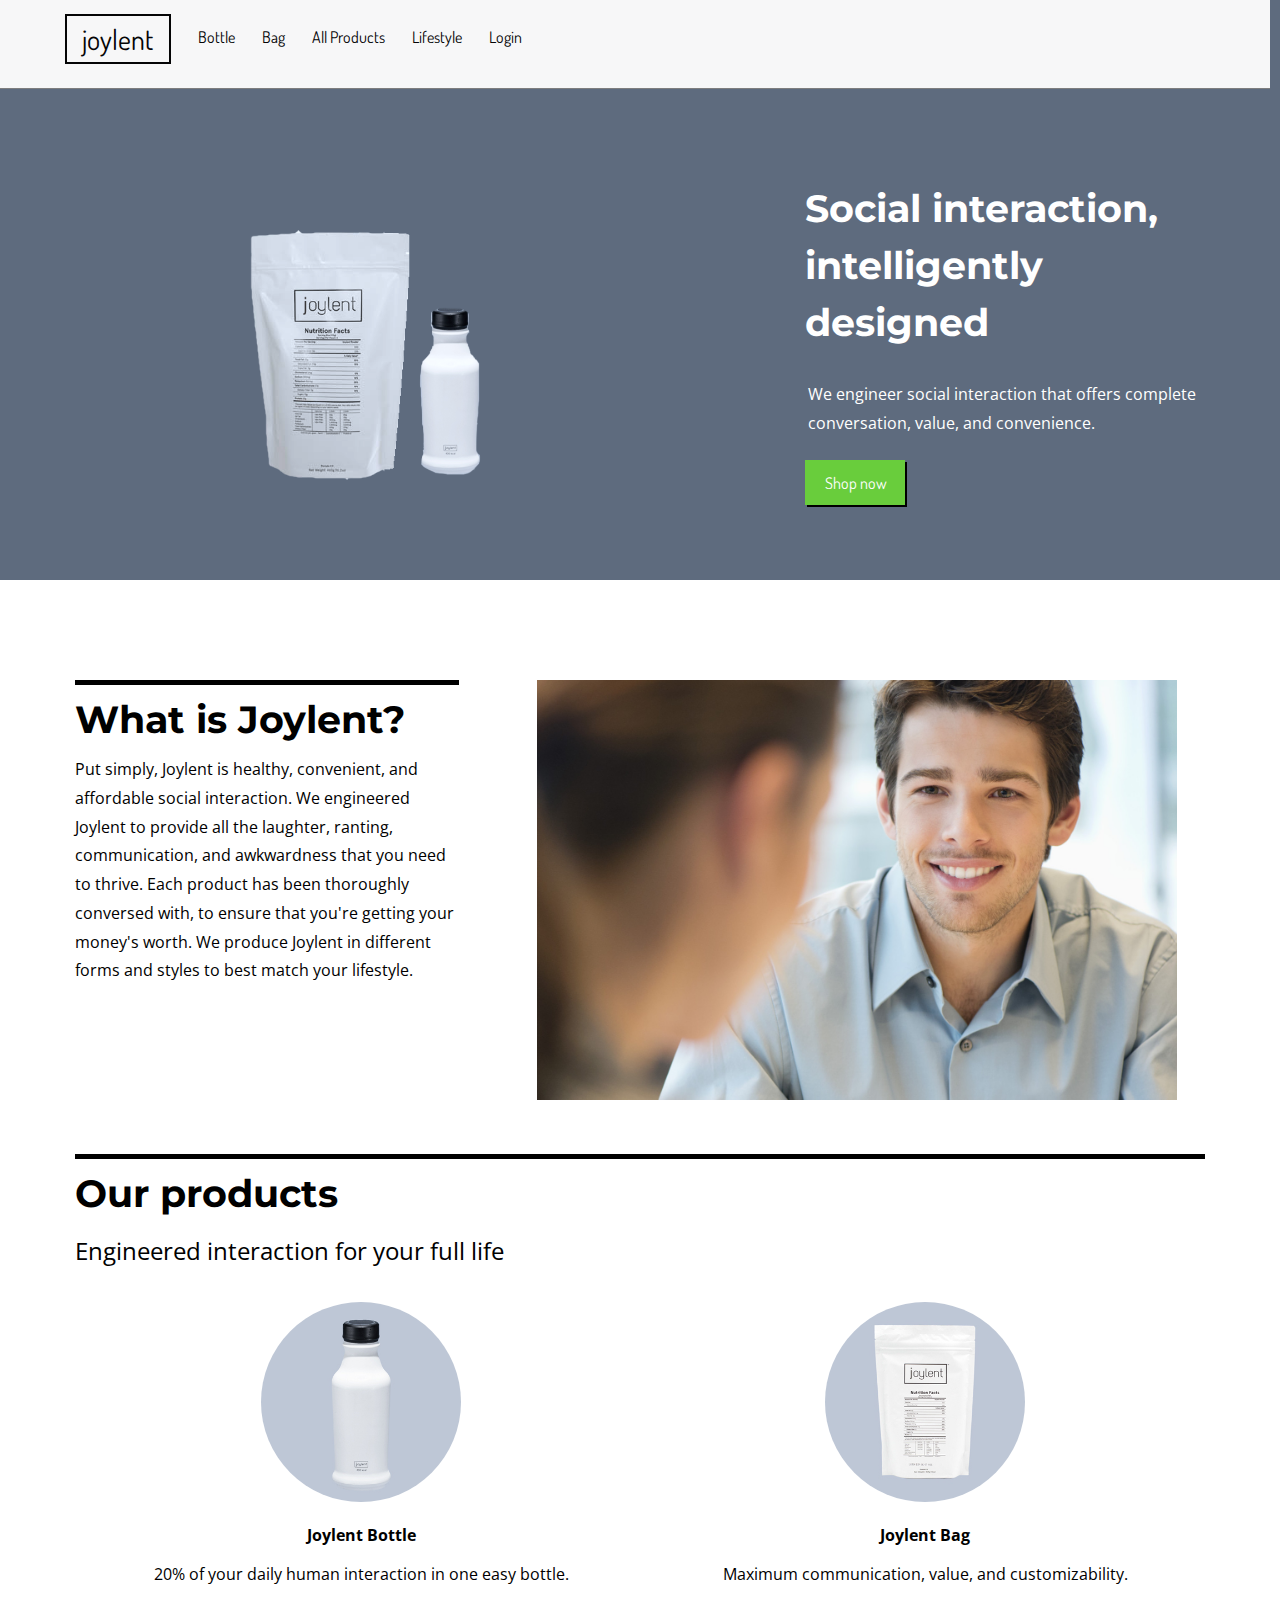
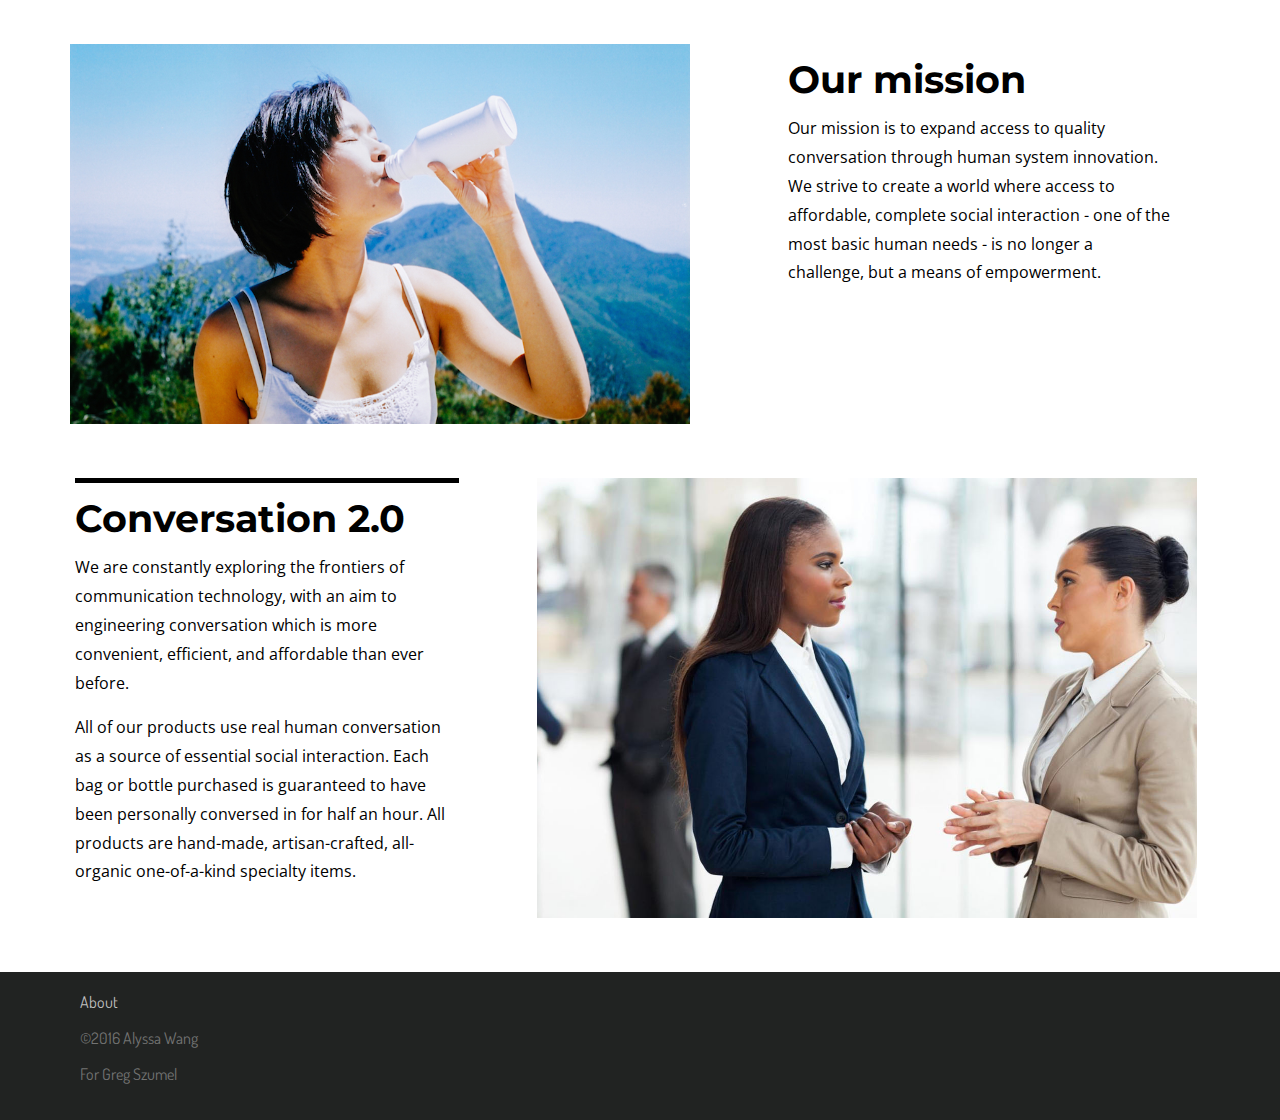
<file: index.html>
<!DOCTYPE html>
<html>
<head>
  <title>Joylent.com - Healthy, convenient, affordable human interaction</title>
  <link href="https://fonts.googleapis.com/css?family=Dosis" rel="stylesheet">
  <link href="https://fonts.googleapis.com/css?family=Montserrat" rel="stylesheet">
  <link href="https://fonts.googleapis.com/css?family=Open+Sans" rel="stylesheet">
  <link rel="stylesheet" href="joylent.css">
</head>

<body>
  <div class="nav_header">
    <button type="button" id="home_button"><a href="index.html" id="home_link">joylent</a></button>
    <a href="bottle.html">Bottle</a>
    <a href="bag.html">Bag</a>
    <a href="allproducts.html">All Products</a>
    <a href="lifestyle.html">Lifestyle</a>
    <a href="login.html">Login</a>
  </div>

  <div class="grey_info">
    <div id="grey_pics">
      <img src="bag_grey.png" alt="Bag" height="250" width="160">
      <img src="bottle_grey.png" alt="Bottle" height="180" width="75">
    </div>
    <div class="heading" id="grey_info_heading">Social interaction, intelligently designed</div>
    <div class="general_info" id="grey_box_info">We engineer social interaction that offers complete conversation, value, and convenience.</div>
    <button type="button" id="shop_button"><a href="allproducts.html" style="color: white; margin-right: -2px;">Shop now</a></button>
  </div>

  <div class="spacing">-</div>
  <div class="spacing">-</div>

  <div class="information" style="width: 30%; display: inline-block; vertical-align: top">
    <h1 class="heading">What is Joylent?</h1>
    <p class="general_info">
      Put simply, Joylent is healthy, convenient, and affordable social interaction.
      We engineered Joylent to provide all the laughter, ranting, communication,
      and awkwardness that you need to thrive. Each product has been thoroughly
      conversed with, to ensure that you're getting your money's worth. We produce
      Joylent in different forms and styles to best match your lifestyle.
    </p>
  </div>
  <div style="display: inline-block;"><img src="conversation.jpg" alt="Conversation" height="420" width="640"></div>

  <div class="spacing">-</div>

  <div class="information">
    <h1 class="heading">Our products</h1>
    <p class="general_info" style="font-size: 24px;">
      Engineered interaction for your full life
    </p>

    <table border=0 class="general_info">
      <tr>
        <td><img src="bottle.jpg" alt="Bottle" height="200px" width="200px" style="border-radius: 50%;"></td>
        <td><img src="bag.jpg" alt="Bottle" height="200px" width="200px" style="border-radius: 50%;"></td>
      </tr>
      <tr style="font-weight: bolder;">
        <td>Joylent Bottle</td>
        <td>Joylent Bag</td>
      </tr>
      <tr>
        <td>20% of your daily human interaction in one easy bottle.</td>
        <td>Maximum communication, value, and customizability.</td>
      </tr>
    </table>
  </div>

  <div class="spacing">-</div>

  <div style="display: inline-block;"><img src="mission.jpg" alt="Conversation" height="380" width="620" style="margin-left:70px;"></div>
  <div class="information" style="width: 30%; display: inline-block; vertical-align: top; border: none; padding-left:20px;">
    <h1 class="heading">Our mission</h1>
    <p class="general_info">
      Our mission is to expand access to quality conversation through human system
      innovation. We strive to create a world where access to affordable, complete
      social interaction - one of the most basic human needs - is no longer a
      challenge, but a means of empowerment.
    </p>
  </div>

  <div class="spacing">-</div>

  <div class="information" style="width: 30%; display: inline-block; vertical-align: top">
    <h1 class="heading">Conversation 2.0</h1>
    <p class="general_info">
      We are constantly exploring the frontiers of communication technology, with an aim
      to engineering conversation which is more convenient, efficient, and affordable
      than ever before.
    </p>
    <p class="general_info">
      All of our products use real human conversation as a source of essential
      social interaction. Each bag or bottle purchased is guaranteed to have been
      personally conversed in for half an hour. All products are hand-made,
      artisan-crafted, all-organic one-of-a-kind specialty items.
    </p>
  </div>
  <div style="display: inline-block;"><img src="conversation2.jpeg" alt="Conversation" height="440" width="660"></div>

  <div class="spacing">-</div>

  <div class="footer">
    <a href="about.html" style="color: #bfbfbf">About</a>
    <p>&copy;2016 Alyssa Wang</p>
    <p>For Greg Szumel</p>
  </div>

</body>
</html>
</file>
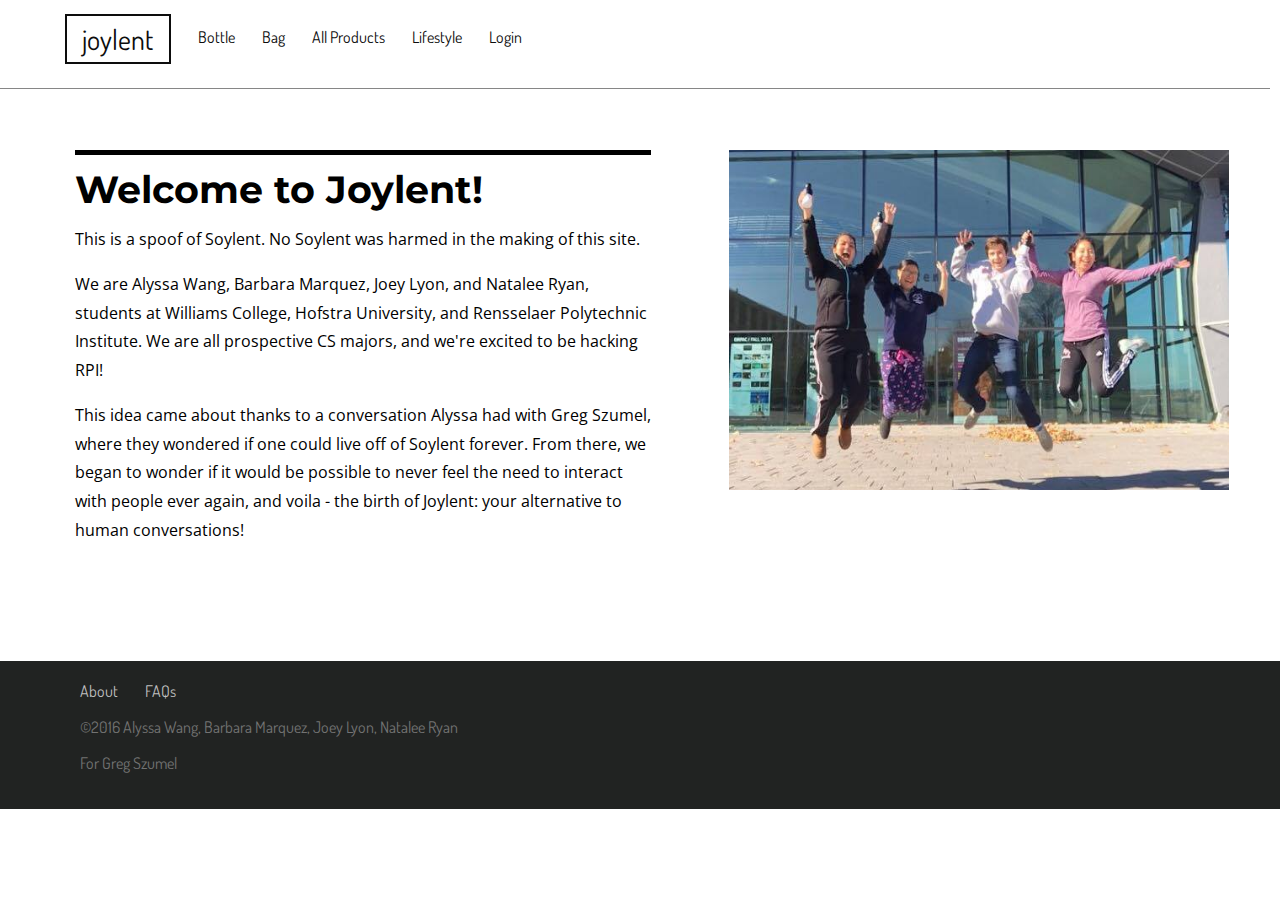
<file: about.html>
<!DOCTYPE html>
<html>
<head>
  <title>Joylent.com - Joylent Bottle details</title>
  <link href="https://fonts.googleapis.com/css?family=Dosis" rel="stylesheet">
  <link href="https://fonts.googleapis.com/css?family=Montserrat" rel="stylesheet">
  <link href="https://fonts.googleapis.com/css?family=Open+Sans" rel="stylesheet">
  <link rel="stylesheet" href="joylent.css">
</head>

<body>
  <div class="nav_header">
    <button type="button" id="home_button"><a href="index.html" id="home_link">joylent</a></button>
    <a href="bottle.html">Bottle</a>
    <a href="bag.html">Bag</a>
    <a href="allproducts.html">All Products</a>
    <a href="lifestyle.html">Lifestyle</a>
    <a href="login.html">Login</a>
  </div>

  <div class="spacing">-</div>
  <div class="spacing">-</div>
  <div class="spacing">-</div>

  <div class="information" style="width: 45%; display: inline-block; vertical-align: top">
    <h1 class="heading">Welcome to Joylent!</h1>
    <p class="general_info">
      This is a spoof of <a href="https://www.soylent.com/" style="margin:0; font-family: 'Open Sans', sans-serif;">Soylent</a>.
      No Soylent was harmed in the making of this site.
    </p>
    <p class="general_info">
      We are Alyssa Wang, Barbara Marquez, Joey Lyon, and Natalee Ryan, students
      at Williams College, Hofstra University, and Rensselaer Polytechnic
      Institute. We are all prospective CS majors, and we're excited to be
      hacking RPI!
    </p>
    <p class="general_info">
      This idea came about thanks to a conversation Alyssa had with Greg Szumel,
      where they wondered if one could live off of Soylent forever. From there,
      we began to wonder if it would be possible to never feel the need to
      interact with people ever again, and voila - the birth of Joylent: your
      alternative to human conversations!
    </p>
  </div>
  <div style="display: inline-block;"><img src="jumping.jpg" alt="Jumping" height="340" width="500"></div>

  <div class="spacing">-</div>
  <div class="spacing">-</div>

  <div class="footer">
    <a href="about.html" style="color: #bfbfbf">About</a>
    <a href="faq.html" style="color: #bfbfbf">FAQs</a>
    <p>&copy;2016 Alyssa Wang, Barbara Marquez, Joey Lyon, Natalee Ryan</p>
    <p>For Greg Szumel</p>
  </div>

</body>
</html>
</file>
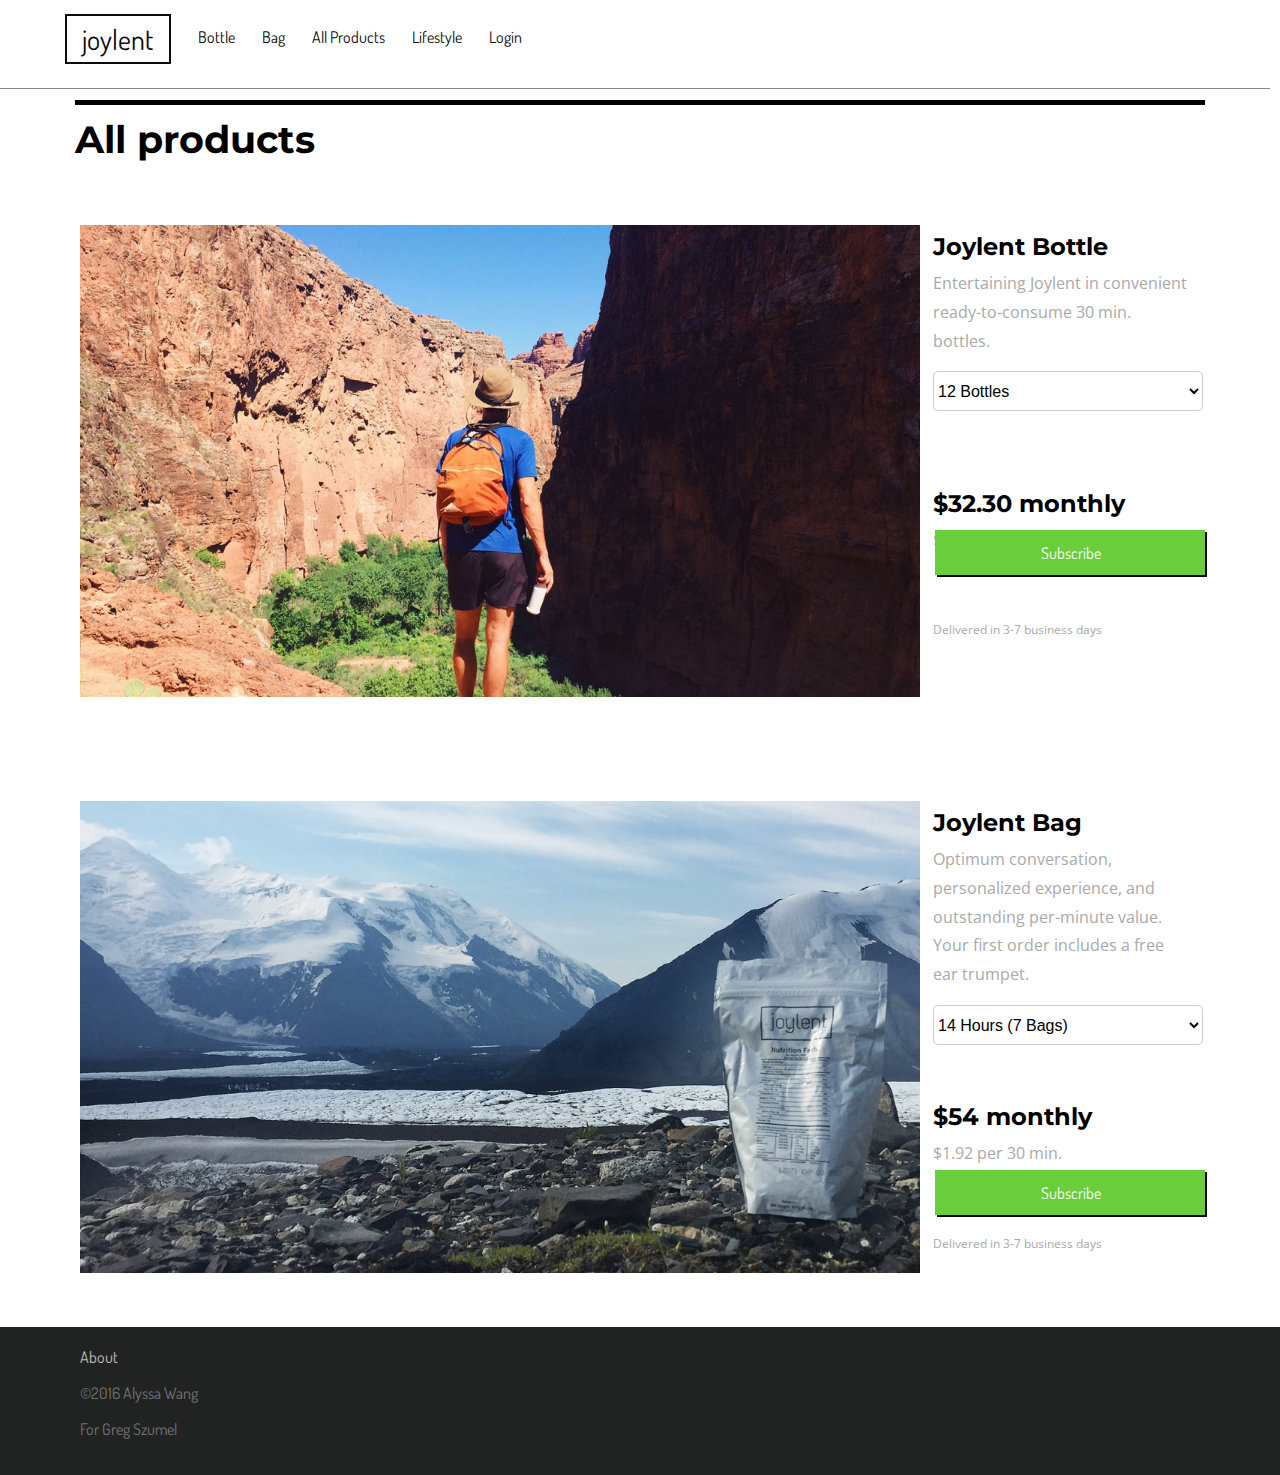
<file: allproducts.html>
<!DOCTYPE html>
<html>
<head>
  <title>Joylent.com - Joylent Bottle details</title>
  <link href="https://fonts.googleapis.com/css?family=Dosis" rel="stylesheet">
  <link href="https://fonts.googleapis.com/css?family=Montserrat" rel="stylesheet">
  <link href="https://fonts.googleapis.com/css?family=Open+Sans" rel="stylesheet">
  <link rel="stylesheet" href="joylent.css">
</head>

<body>
  <div class="nav_header">
    <button type="button" id="home_button"><a href="index.html" id="home_link">joylent</a></button>
    <a href="bottle.html">Bottle</a>
    <a href="bag.html">Bag</a>
    <a href="allproducts.html">All Products</a>
    <a href="lifestyle.html">Lifestyle</a>
    <a href="login.html">Login</a>
  </div>

  <div class="spacing">-</div>
  <div class="spacing">-</div>

  <div class="information">
    <h1 class="heading">All products</h1>
  </div>

  <div style="padding-left: 80px; padding-top: 50px; display:inline-block"><img src="bottle1.jpg" alt="Bottle1" height="472px" width="840px"></div>
  <div class="all_product">
    <h1 class="heading" style="font-size:24px">Joylent Bottle</h1>
    <p class="general_info" style="color: #A9A9A9;">Entertaining Joylent in convenient ready-to-consume 30 min. bottles.</p>

    <select>
      <option value="12">12 Bottles</option>
      <option value="24">24 Bottles</option>
      <option value="36">36 Bottles</option>
      <option value="96">96 Bottles</option>
      <option value="144">144 Bottles</option>
    </select>

    <div class="spacing">-</div>
    <div class="spacing" style="height: 20px">-</div>

    <h1 class="heading" style="font-size:24px">$32.30 monthly</h1>
    <p class="general_info" style="color: #A9A9A9;">$2.69 per 30 min.</p>
    <button type="button" id="sub_button" style="top: 530px;"><a href="sold_out.html" style="color: white; margin-right: -2px;">Subscribe</a></button>
    <p class="general_info" style="color: #A9A9A9; font-size: 12px; margin-top:65px;">Delivered in 3-7 business days</p>
  </div>

  <div style="padding-left: 80px; padding-top: 100px; display:inline-block"><img src="bag1.jpg" alt="Bag1" height="472px" width="840px"></div>
  <div class="product">
    <h1 class="heading" style="font-size:24px">Joylent Bag</h1>
    <p class="general_info" style="color: #A9A9A9;">
      Optimum conversation, personalized experience, and outstanding per-minute value.
      Your first order includes a free ear trumpet.
    </p>

    <select>
      <option value="14">14 Hours (7 Bags)</option>
      <option value="28">28 Hours (14 Bags)</option>
      <option value="42">42 Hours (21 Bags)</option>
      <option value="56">56 Hours (28 Bags)</option>
    </select>

    <div class="spacing">-</div>

    <h1 class="heading" style="font-size:24px">$54 monthly</h1>
    <p class="general_info" style="color: #A9A9A9;">$1.92 per 30 min.</p>
    <button type="button" id="sub_button" style="top: 1170px;"><a href="sold_out.html" style="color: white; margin-right: -2px;">Subscribe</a></button>
    <p class="general_info" style="color: #A9A9A9; font-size: 12px; margin-top:65px;">Delivered in 3-7 business days</p>
  </div>

  <div class="spacing">-</div>

  <div class="footer">
    <a href="about.html" style="color: #bfbfbf">About</a>
    <p>&copy;2016 Alyssa Wang</p>
    <p>For Greg Szumel</p>
  </div>

</body>
</html>
</file>
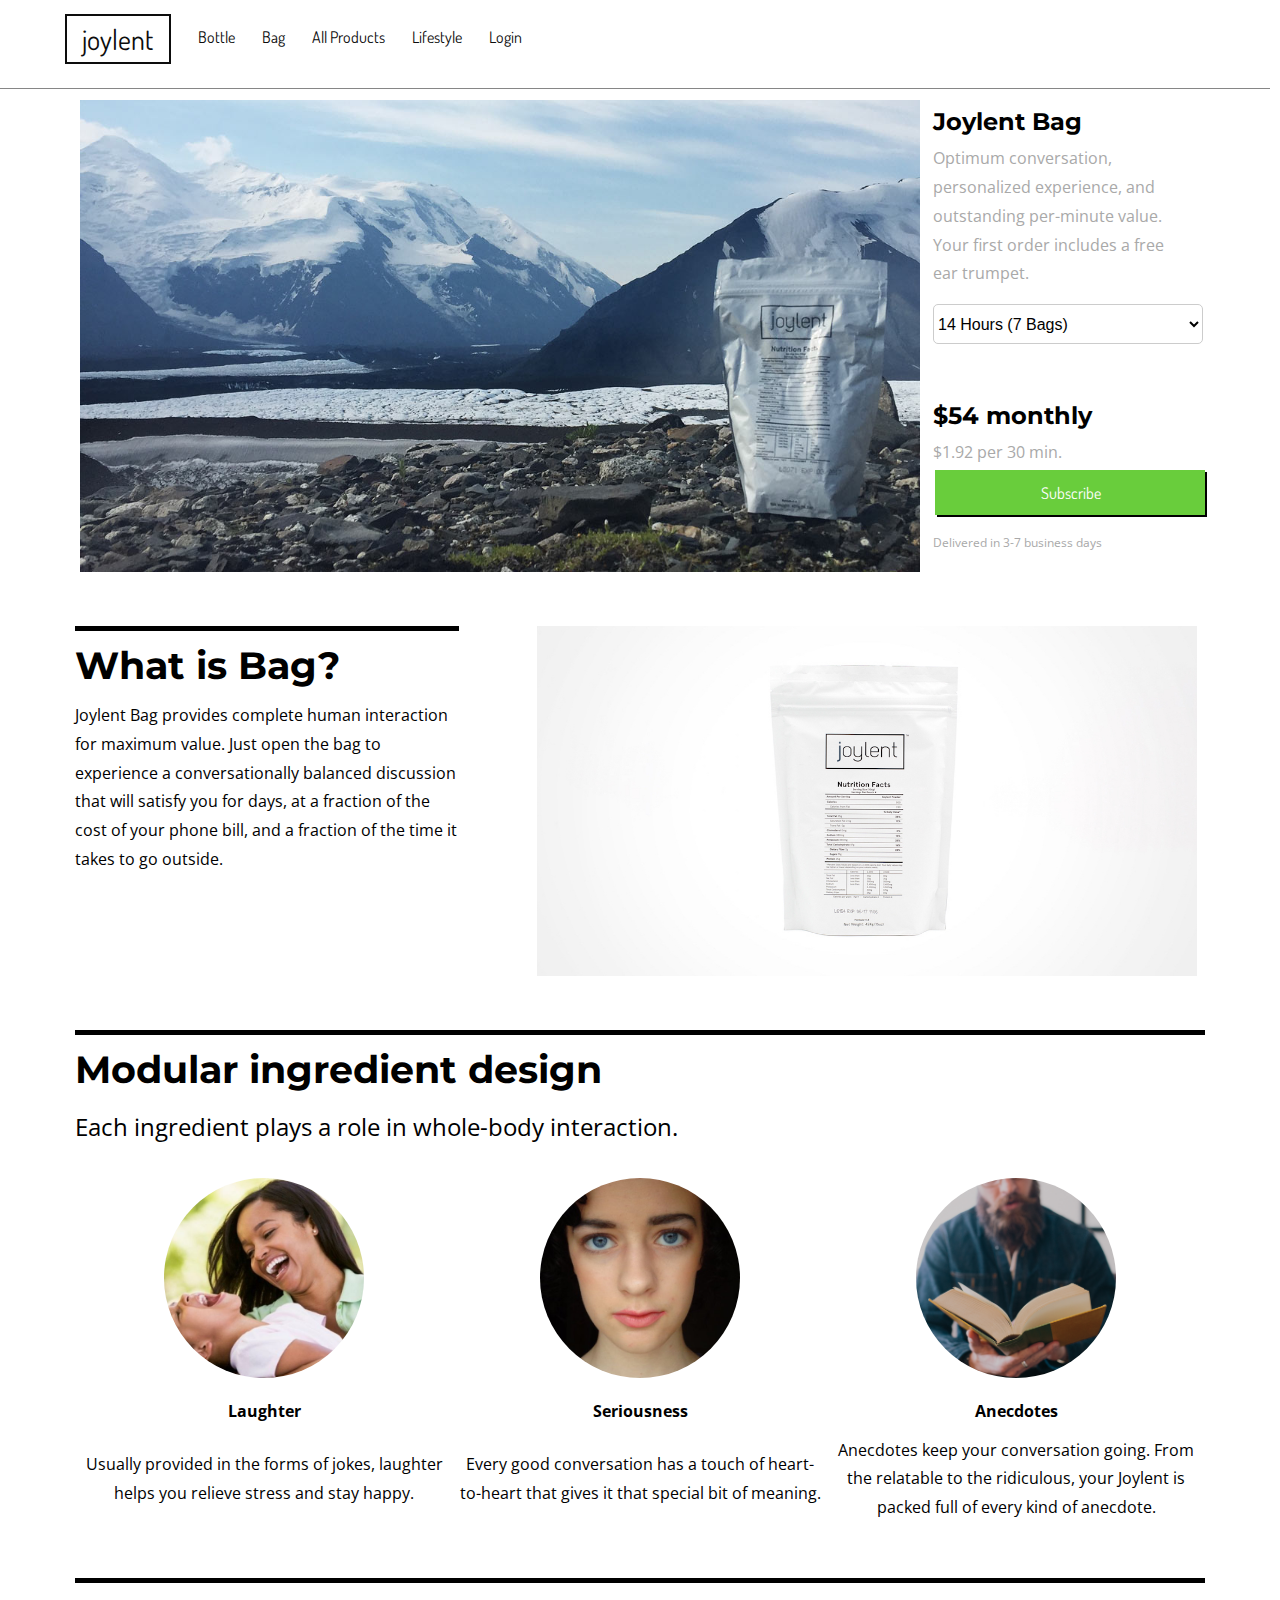
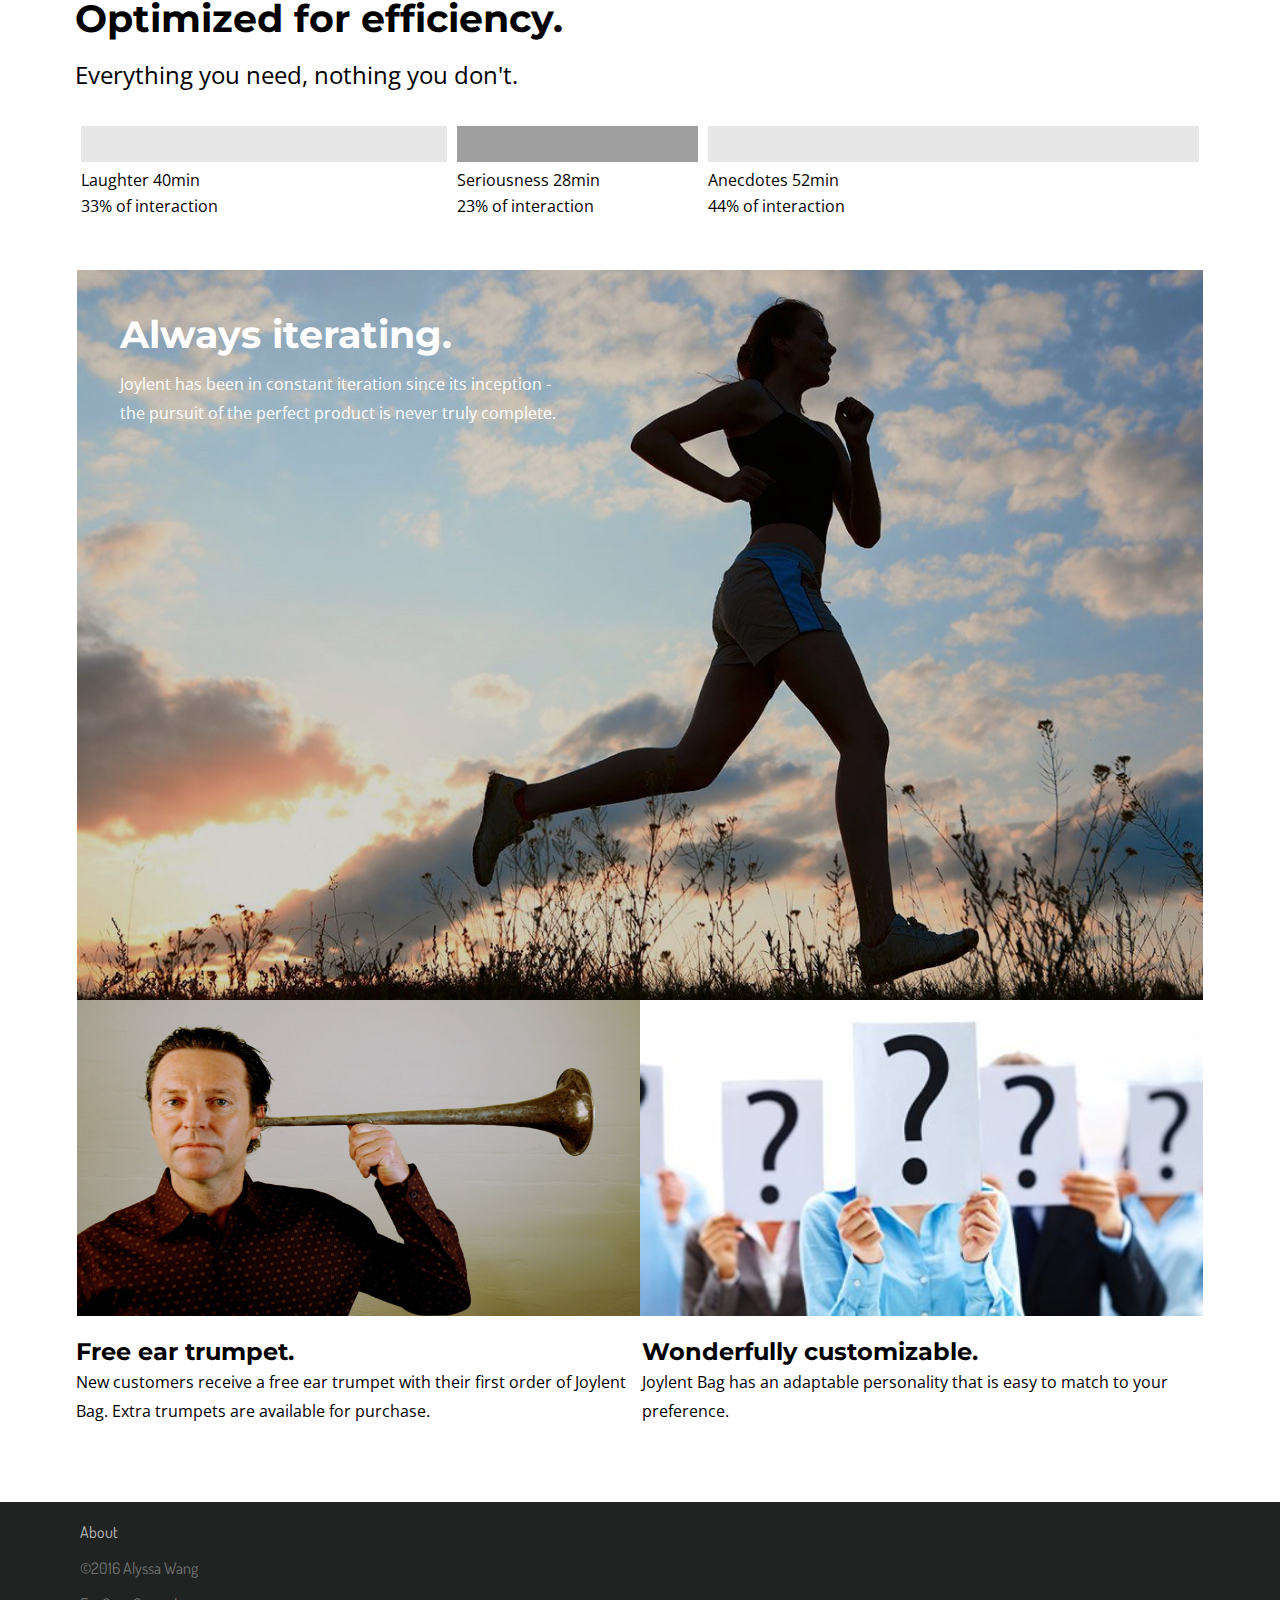
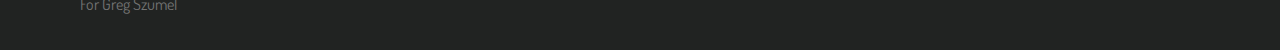
<file: bag.html>
<!DOCTYPE html>
<html>
<head>
  <title>Joylent.com - Joylent Bag details</title>
  <link href="https://fonts.googleapis.com/css?family=Dosis" rel="stylesheet">
  <link href="https://fonts.googleapis.com/css?family=Montserrat" rel="stylesheet">
  <link href="https://fonts.googleapis.com/css?family=Open+Sans" rel="stylesheet">
  <link rel="stylesheet" href="joylent.css">
</head>

<body>
  <div class="nav_header">
    <button type="button" id="home_button"><a href="index.html" id="home_link">joylent</a></button>
    <a href="bottle.html">Bottle</a>
    <a href="bag.html">Bag</a>
    <a href="allproducts.html">All Products</a>
    <a href="lifestyle.html">Lifestyle</a>
    <a href="login.html">Login</a>
  </div>

  <div style="padding-left: 80px; padding-top: 100px; display:inline-block"><img src="bag1.jpg" alt="Bag1" height="472px" width="840px"></div>
  <div class="product">
    <h1 class="heading" style="font-size:24px">Joylent Bag</h1>
    <p class="general_info" style="color: #A9A9A9;">
      Optimum conversation, personalized experience, and outstanding per-minute value.
      Your first order includes a free ear trumpet.
    </p>

    <select>
      <option value="14">14 Hours (7 Bags)</option>
      <option value="28">28 Hours (14 Bags)</option>
      <option value="42">42 Hours (21 Bags)</option>
      <option value="56">56 Hours (28 Bags)</option>
    </select>

    <div class="spacing">-</div>

    <h1 class="heading" style="font-size:24px">$54 monthly</h1>
    <p class="general_info" style="color: #A9A9A9;">$1.92 per 30 min.</p>
    <button type="button" id="sub_button" style="top:470px;"><a href="sold_out.html" style="color: white; margin-right: -2px;">Subscribe</a></button>
    <p class="general_info" style="color: #A9A9A9; font-size: 12px; margin-top:65px;">Delivered in 3-7 business days</p>
  </div>

  <div class="spacing">-</div>

  <div class="information" style="width: 30%; display: inline-block; vertical-align: top">
    <h1 class="heading">What is Bag?</h1>
    <p class="general_info">
      Joylent Bag provides complete human interaction for maximum value. Just open the
      bag to experience a conversationally balanced discussion that will satisfy you for days,
      at a fraction of the cost of your phone bill, and a fraction of the time it takes to go outside.
    </p>
  </div>
  <div style="display: inline-block;"><img src="what_bag.jpg" alt="Bag" height="350" width="660"></div>

  <div class="spacing">-</div>

  <div class="information">
    <h1 class="heading">Modular ingredient design</h1>
    <p class="general_info" style="font-size: 24px;">
      Each ingredient plays a role in whole-body interaction.
    </p>

    <table border=0 class="general_info">
      <col width="150">
      <col width="150">
      <col width="150">
      <tr>
        <td><img src="laughter.jpg" alt="Laughter" height="200px" width="200px" style="border-radius: 50%;"></td>
        <td><img src="serious.jpg" alt="Serious" height="200px" width="200px" style="border-radius: 50%;"></td>
        <td><img src="anecdote.jpg" alt="Anecdote" height="200px" width="200px" style="border-radius: 50%;"></td>
      </tr>
      <tr style="font-weight: bolder;">
        <td>Laughter</td>
        <td>Seriousness</td>
        <td>Anecdotes</td>
      </tr>
      <tr>
        <td>Usually provided in the forms of jokes, laughter helps you relieve stress and stay happy.</td>
        <td>Every good conversation has a touch of heart-to-heart that gives it that special bit of meaning.</td>
        <td>Anecdotes keep your conversation going. From the relatable to the ridiculous, your Joylent is packed full of every kind of anecdote.</td>
      </tr>
    </table>
  </div>

  <div class="spacing">-</div>

  <div class="information">
    <h1 class="heading">Optimized for efficiency.</h1>
    <p class="general_info" style="font-size: 24px;">
      Everything you need, nothing you don't.
    </p>

    <table border=0 class="general_info" id="percent_chart">
      <col width="300">
      <col width="200">
      <col width="400">
      <tr>
        <td><div id="percent_box1">-</div></td>
        <td><div id="percent_box2">-</div></td>
        <td><div id="percent_box1">-</div></td>
      </tr>
      <tr >
        <td>Laughter 40min</td>
        <td>Seriousness 28min</td>
        <td>Anecdotes 52min</td>
      </tr>
      <tr>
        <td>33% of interaction</td>
        <td>23% of interaction</td>
        <td>44% of interaction</td>
      </tr>
    </table>
  </div>

  <div class="spacing">-</div>

  <img src="prime_message2.jpg" alt="Exercise" height="730" width="1126" id="refreshed">
  <div id="message_text2">
    <h1 class="heading">Always iterating.</h1>
    <p class="general_info">
      Joylent has been in constant iteration since its inception -<br>the pursuit
      of the perfect product is never truly complete.
    </p>
  </div>
  <img src="second_message2.jpg" alt="Trumpet" height="316" width="563" id="message_pic1">
  <img src="third_message2.jpg" alt="Question" height="316" width="563" id="message_pic2">

  <table border=0 id="message_chart">
    <col width="520px;">
    <col width="500px;">
    <tr class="heading" style="font-size: 24px;">
      <td>Free ear trumpet.</td>
      <td>Wonderfully customizable.</td>
    </tr>
    <tr class="general_info">
      <td>New customers receive a free ear trumpet with their first order of Joylent Bag. Extra trumpets are available for purchase.</td>
      <td>Joylent Bag has an adaptable personality that is easy to match to your preference.</td>
    </tr>
  </table>

  <div class="spacing">-</div>

  <div class="footer">
    <a href="about.html" style="color: #bfbfbf">About</a>
    <p>&copy;2016 Alyssa Wang</p>
    <p>For Greg Szumel</p>
  </div>

</body>
</html>
</file>
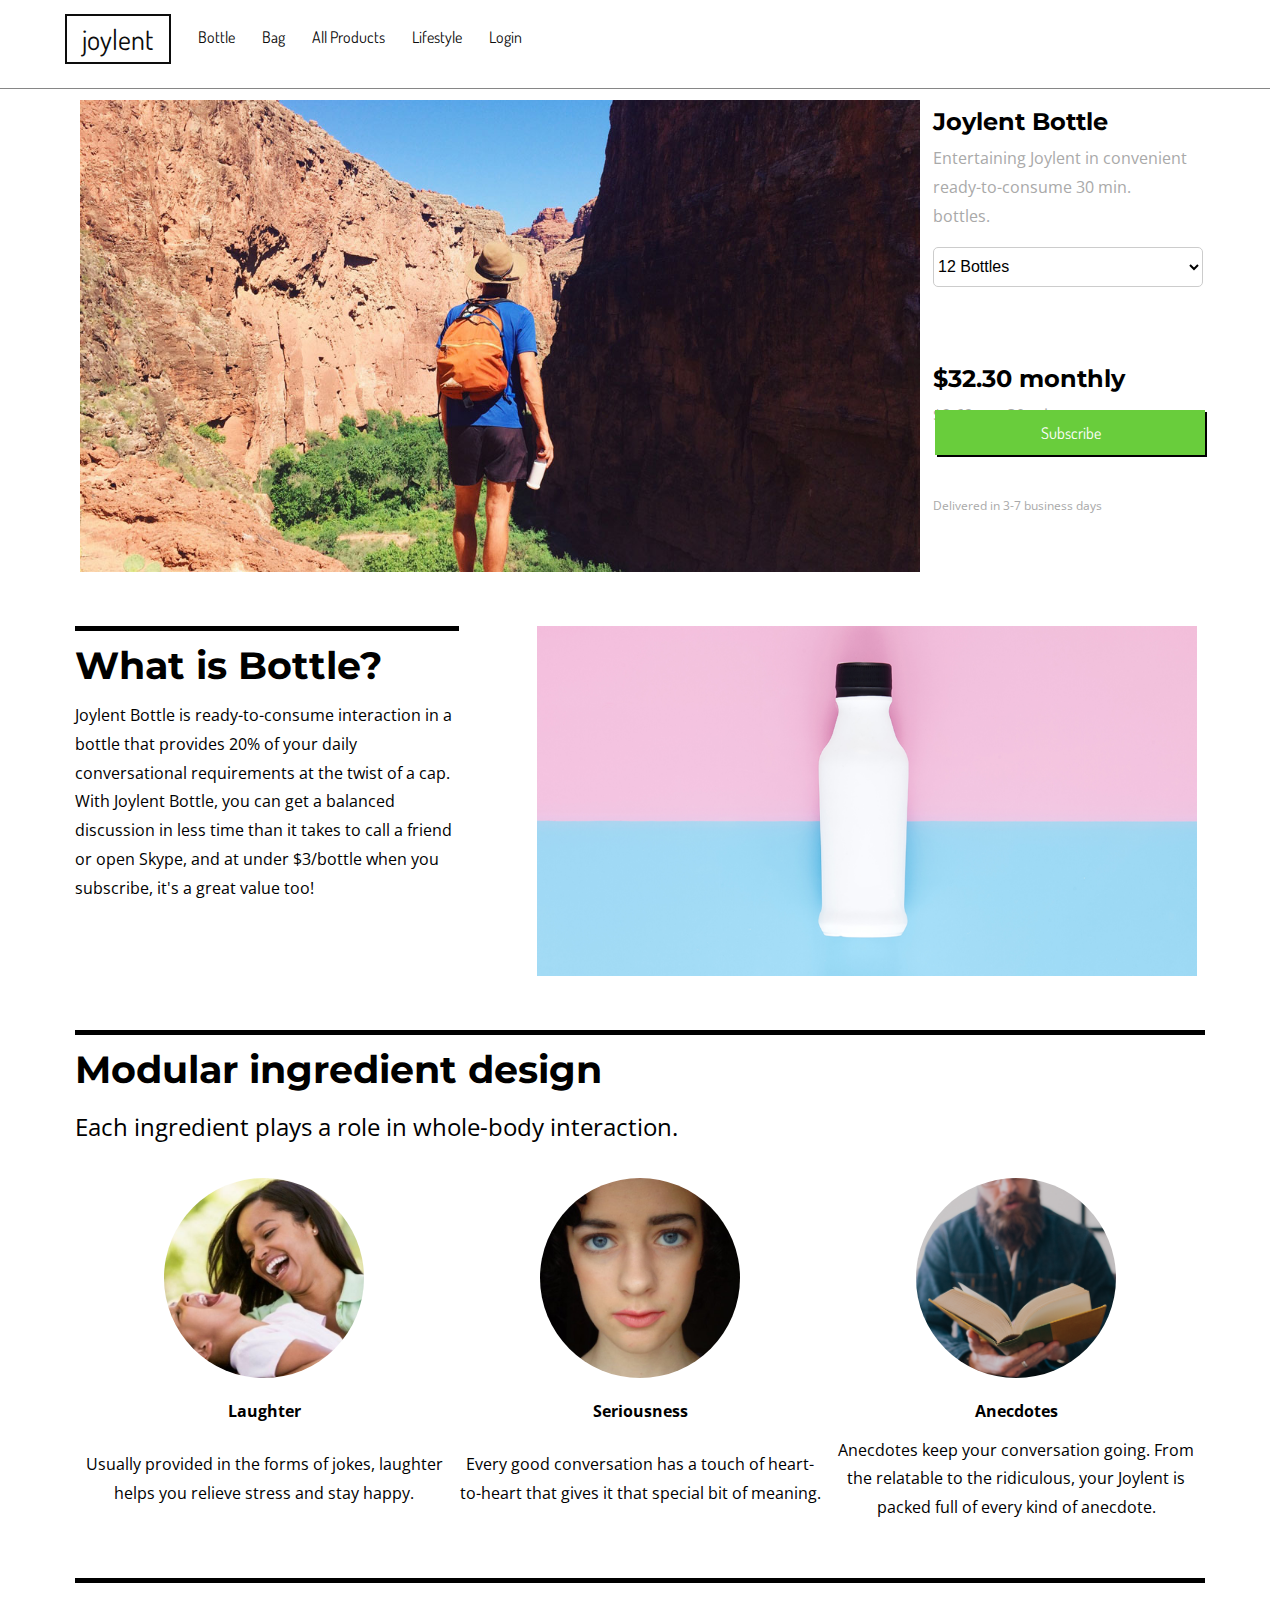
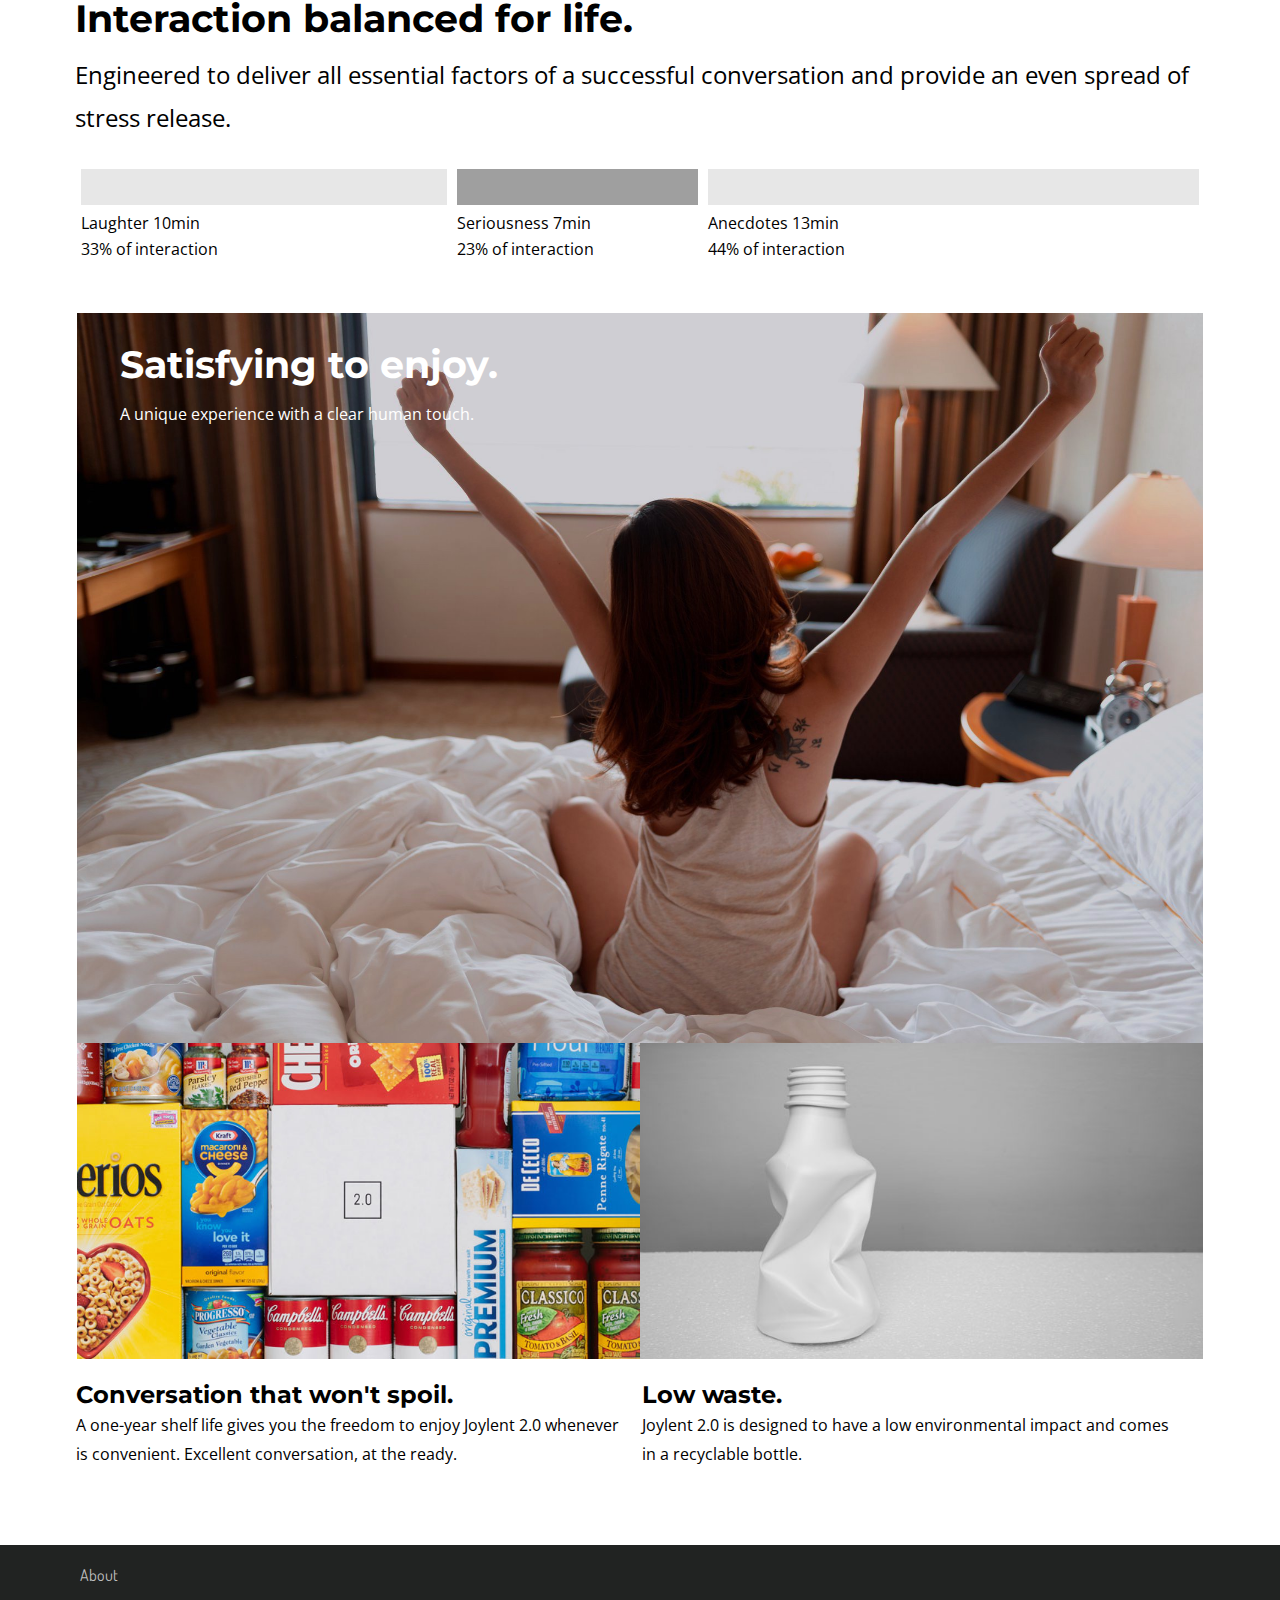
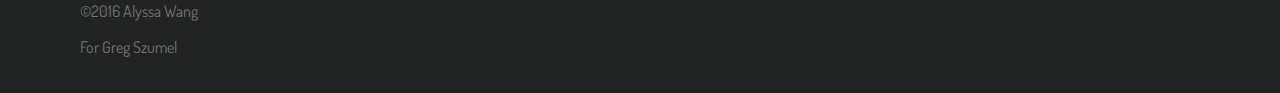
<file: bottle.html>
<!DOCTYPE html>
<html>
<head>
  <title>Joylent.com - Joylent Bottle details</title>
  <link href="https://fonts.googleapis.com/css?family=Dosis" rel="stylesheet">
  <link href="https://fonts.googleapis.com/css?family=Montserrat" rel="stylesheet">
  <link href="https://fonts.googleapis.com/css?family=Open+Sans" rel="stylesheet">
  <link rel="stylesheet" href="joylent.css">
</head>

<body>
  <div class="nav_header">
    <button type="button" id="home_button"><a href="index.html" id="home_link">joylent</a></button>
    <a href="bottle.html">Bottle</a>
    <a href="bag.html">Bag</a>
    <a href="allproducts.html">All Products</a>
    <a href="lifestyle.html">Lifestyle</a>
    <a href="login.html">Login</a>
  </div>

  <div style="padding-left: 80px; padding-top: 100px; display:inline-block"><img src="bottle1.jpg" alt="Bottle1" height="472px" width="840px"></div>
  <div class="product">
    <h1 class="heading" style="font-size:24px">Joylent Bottle</h1>
    <p class="general_info" style="color: #A9A9A9;">Entertaining Joylent in convenient ready-to-consume 30 min. bottles.</p>

    <select>
      <option value="12">12 Bottles</option>
      <option value="24">24 Bottles</option>
      <option value="36">36 Bottles</option>
      <option value="96">96 Bottles</option>
      <option value="144">144 Bottles</option>
    </select>

    <div class="spacing">-</div>
    <div class="spacing" style="height: 20px">-</div>

    <h1 class="heading" style="font-size:24px">$32.30 monthly</h1>
    <p class="general_info" style="color: #A9A9A9;">$2.69 per 30 min.</p>
    <button type="button" id="sub_button"><a href="sold_out.html" style="color: white; margin-right: -2px;">Subscribe</a></button>
    <p class="general_info" style="color: #A9A9A9; font-size: 12px; margin-top:65px;">Delivered in 3-7 business days</p>
  </div>

  <div class="spacing">-</div>

  <div class="information" style="width: 30%; display: inline-block; vertical-align: top">
    <h1 class="heading">What is Bottle?</h1>
    <p class="general_info">
      Joylent Bottle is ready-to-consume interaction in a bottle that provides
      20% of your daily conversational requirements at the twist of a cap. With
      Joylent Bottle, you can get a balanced discussion in less time than it takes
      to call a friend or open Skype, and at under $3/bottle when you subscribe,
      it's a great value too!
    </p>
  </div>
  <div style="display: inline-block;"><img src="what_bottle.png" alt="Bottle" height="350" width="660"></div>

  <div class="spacing">-</div>

  <div class="information">
    <h1 class="heading">Modular ingredient design</h1>
    <p class="general_info" style="font-size: 24px;">
      Each ingredient plays a role in whole-body interaction.
    </p>

    <table border=0 class="general_info">
      <col width="150">
      <col width="150">
      <col width="150">
      <tr>
        <td><img src="laughter.jpg" alt="Laughter" height="200px" width="200px" style="border-radius: 50%;"></td>
        <td><img src="serious.jpg" alt="Serious" height="200px" width="200px" style="border-radius: 50%;"></td>
        <td><img src="anecdote.jpg" alt="Anecdote" height="200px" width="200px" style="border-radius: 50%;"></td>
      </tr>
      <tr style="font-weight: bolder;">
        <td>Laughter</td>
        <td>Seriousness</td>
        <td>Anecdotes</td>
      </tr>
      <tr>
        <td>Usually provided in the forms of jokes, laughter helps you relieve stress and stay happy.</td>
        <td>Every good conversation has a touch of heart-to-heart that gives it that special bit of meaning.</td>
        <td>Anecdotes keep your conversation going. From the relatable to the ridiculous, your Joylent is packed full of every kind of anecdote.</td>
      </tr>
    </table>
  </div>

  <div class="spacing">-</div>

  <div class="information">
    <h1 class="heading">Interaction balanced for life.</h1>
    <p class="general_info" style="font-size: 24px;">
      Engineered to deliver all essential factors of a successful conversation
      and provide an even spread of stress release.
    </p>

    <table border=0 class="general_info" id="percent_chart">
      <col width="300">
      <col width="200">
      <col width="400">
      <tr>
        <td><div id="percent_box1">-</div></td>
        <td><div id="percent_box2">-</div></td>
        <td><div id="percent_box1">-</div></td>
      </tr>
      <tr >
        <td>Laughter 10min</td>
        <td>Seriousness 7min</td>
        <td>Anecdotes 13min</td>
      </tr>
      <tr>
        <td>33% of interaction</td>
        <td>23% of interaction</td>
        <td>44% of interaction</td>
      </tr>
    </table>
  </div>

  <div class="spacing">-</div>

  <img src="prime_message.jpg" alt="Refreshed" height="730" width="1126" id="refreshed">
  <div id="message_text">
    <h1 class="heading">Satisfying to enjoy.</h1>
    <p class="general_info">A unique experience with a clear human touch.</p>
  </div>
  <img src="second_message.jpg" alt="Shelf" height="316" width="563" id="message_pic1">
  <img src="third_message.jpg" alt="Waste" height="316" width="563" id="message_pic2">

  <table border=0 id="message_chart">
    <col width="520px;">
    <col width="500px;">
    <tr class="heading" style="font-size: 24px;">
      <td>Conversation that won't spoil.</td>
      <td>Low waste.</td>
    </tr>
    <tr class="general_info">
      <td>A one-year shelf life gives you the freedom to enjoy Joylent 2.0 whenever is convenient. Excellent conversation, at the ready.</td>
      <td>Joylent 2.0 is designed to have a low environmental impact and comes in a recyclable bottle.</td>
    </tr>
  </table>

  <div class="spacing">-</div>

  <div class="footer">
    <a href="about.html" style="color: #bfbfbf">About</a>
    <p>&copy;2016 Alyssa Wang</p>
    <p>For Greg Szumel</p>
  </div>

</body>
</html>
</file>
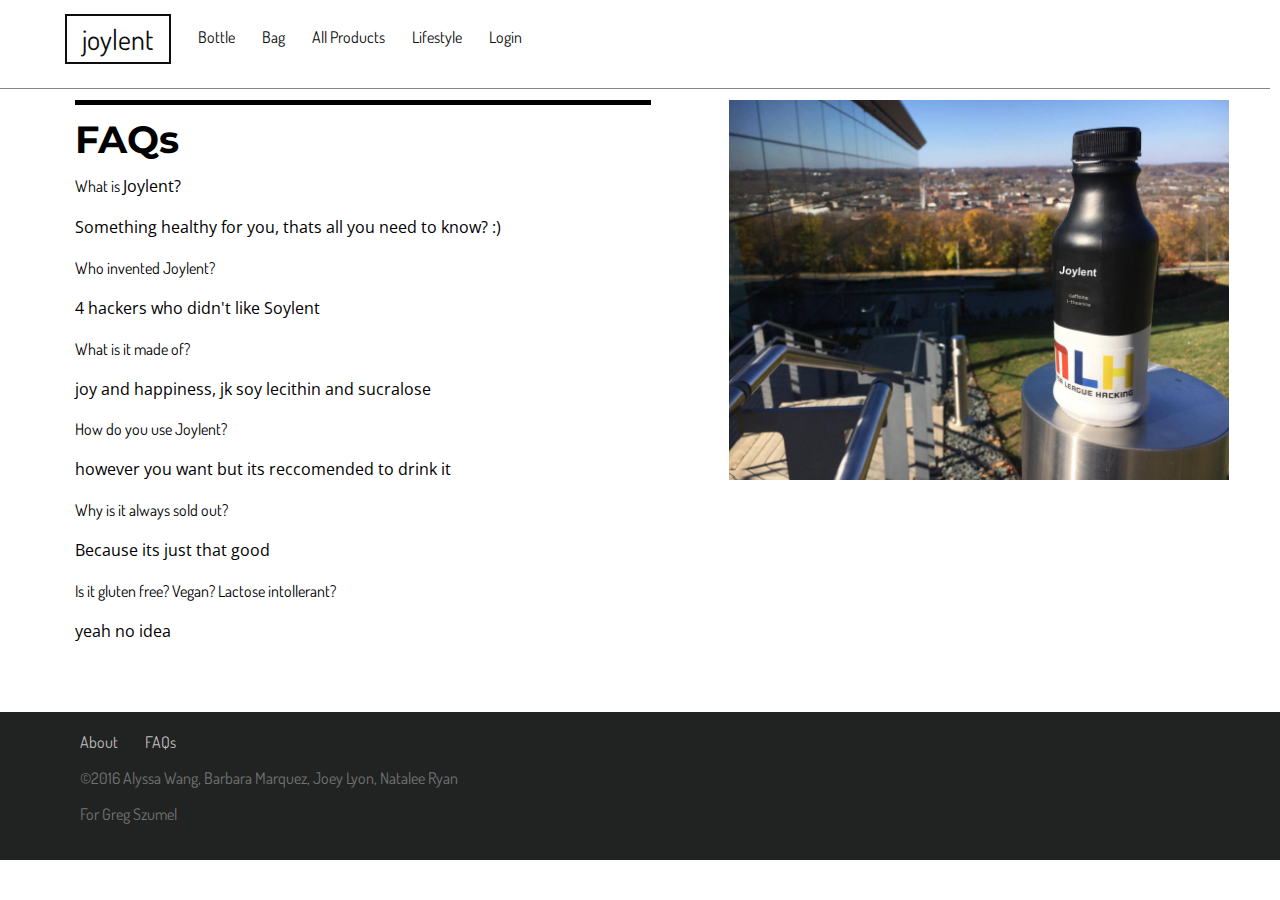
<file: faq.html>
<!DOCTYPE html>
<html>
<head>
  <title>Joylent.com - Joylent Bottle details</title>
  <link href="https://fonts.googleapis.com/css?family=Dosis" rel="stylesheet">
  <link href="https://fonts.googleapis.com/css?family=Montserrat" rel="stylesheet">
  <link href="https://fonts.googleapis.com/css?family=Open+Sans" rel="stylesheet">
  <link rel="stylesheet" href="joylent.css">
</head>

<body>
  <div class="nav_header">
    <button type="button" id="home_button"><a href="index.html" id="home_link">joylent</a></button>
    <a href="bottle.html">Bottle</a>
    <a href="bag.html">Bag</a>
    <a href="allproducts.html">All Products</a>
    <a href="lifestyle.html">Lifestyle</a>
    <a href="login.html">Login</a>
  </div>

  <div class="spacing">-</div>
  <div class="spacing">-</div>

  <div class="information" style="width: 45%; display: inline-block; vertical-align: top">
    <h1 class="heading"> FAQs</h1>
    <p class="heading2">What is <a href="https://www.soylent.com/" style="margin:0; font-family: 'Open Sans', sans-serif; font-style: bold">Joylent?</a></p>
    <p class="general_info">Something healthy for you, thats all you need to know? :)</p>
    <p class="heading2">Who invented Joylent?</p>
    <p class= "general_info">4 hackers who didn't like Soylent</p>
    <p class="heading2">What is it made of?</p>
    <p class= "general_info">joy and happiness, jk soy lecithin and sucralose</p>
    <p class="heading2">How do you use Joylent?</p>
    <p class= "general_info">however you want but its reccomended to drink it</p>
    <p class="heading2">Why is it always sold out?</p>
    <p class= "general_info">Because its just that good</p>
    <p class="heading2">Is it gluten free? Vegan? Lactose intollerant?</p>
    <p class= "general_info">yeah no idea</p>
  </div>
  <div style="display: inline-block;"><img src="artsy.jpg" alt="Artsy" height="380" width="500"></div>

  <div class="spacing">-</div>

  <div class="footer">
    <a href="about.html" style="color: #bfbfbf">About</a>
    <a href="faq.html" style="color: #bfbfbf">FAQs</a>
    <p>&copy;2016 Alyssa Wang, Barbara Marquez, Joey Lyon, Natalee Ryan</p>
    <p>For Greg Szumel</p>
  </div>

</body>
</html>
</file>
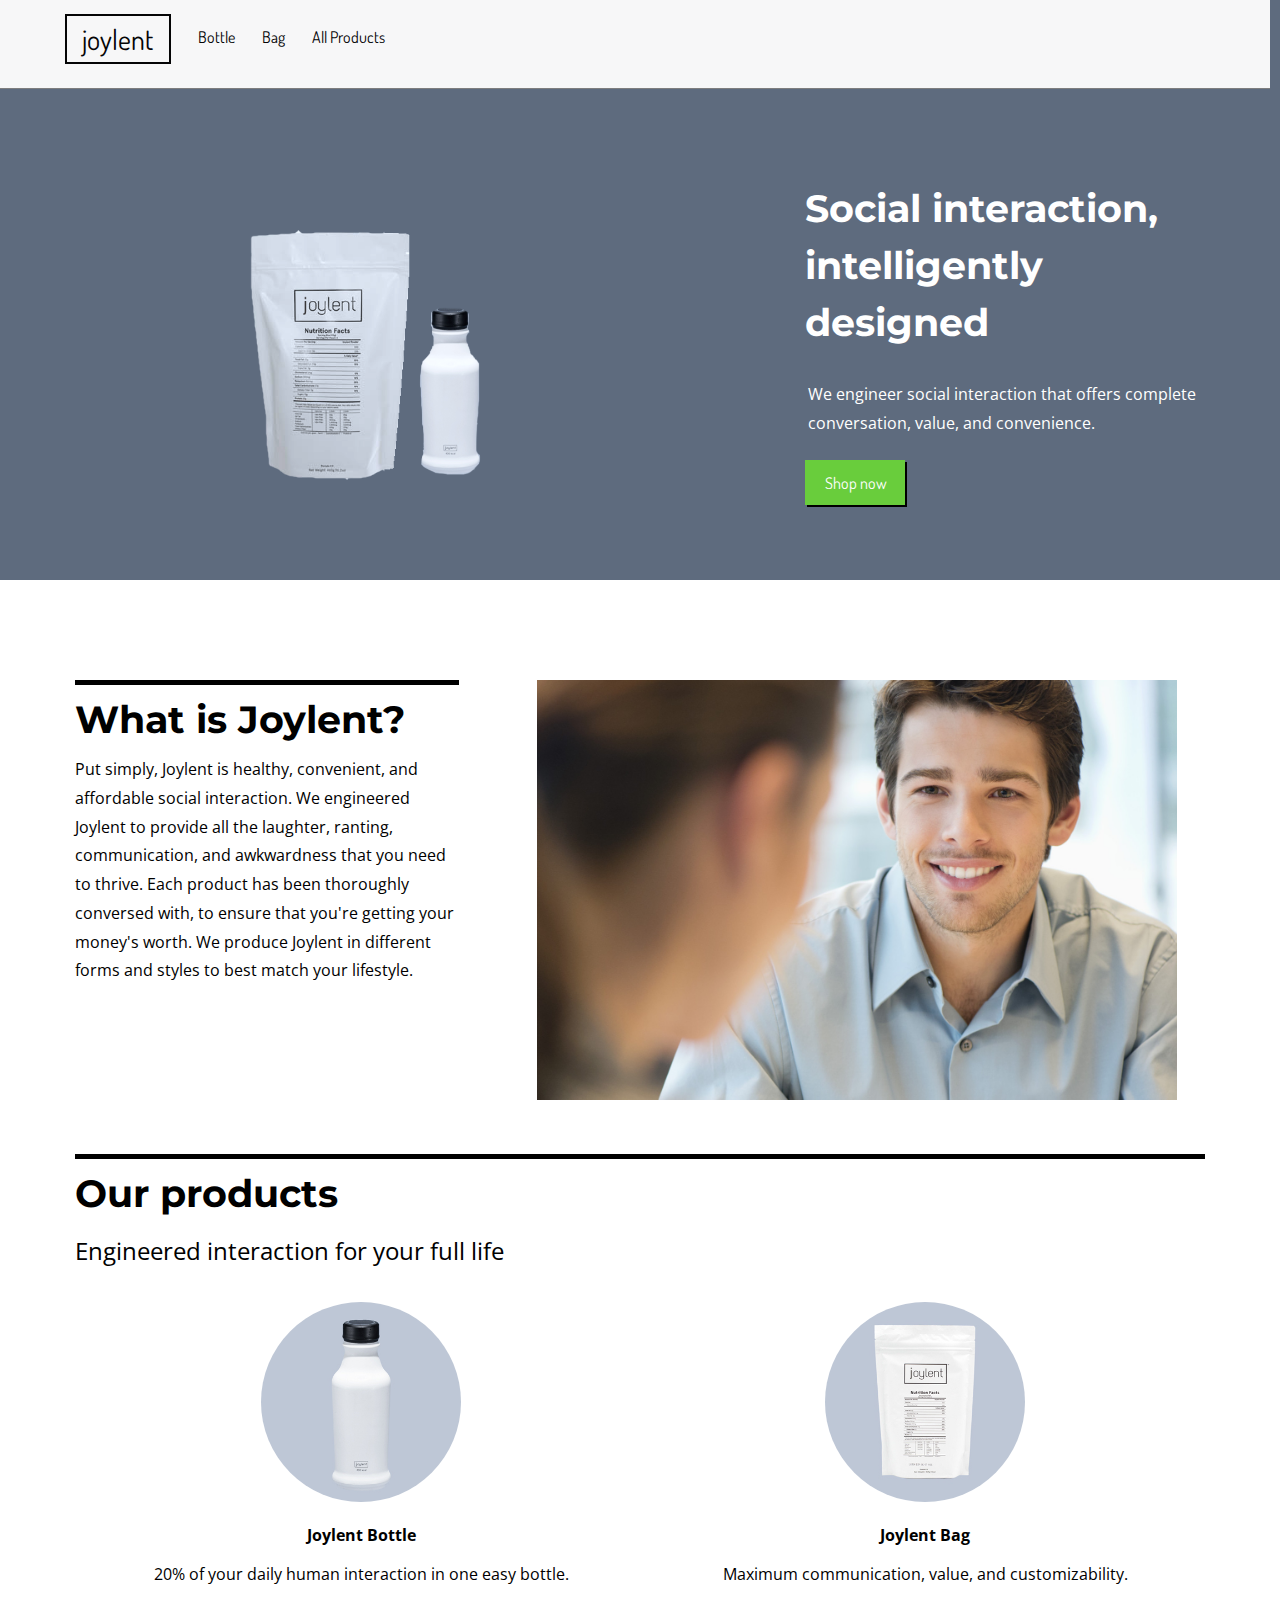
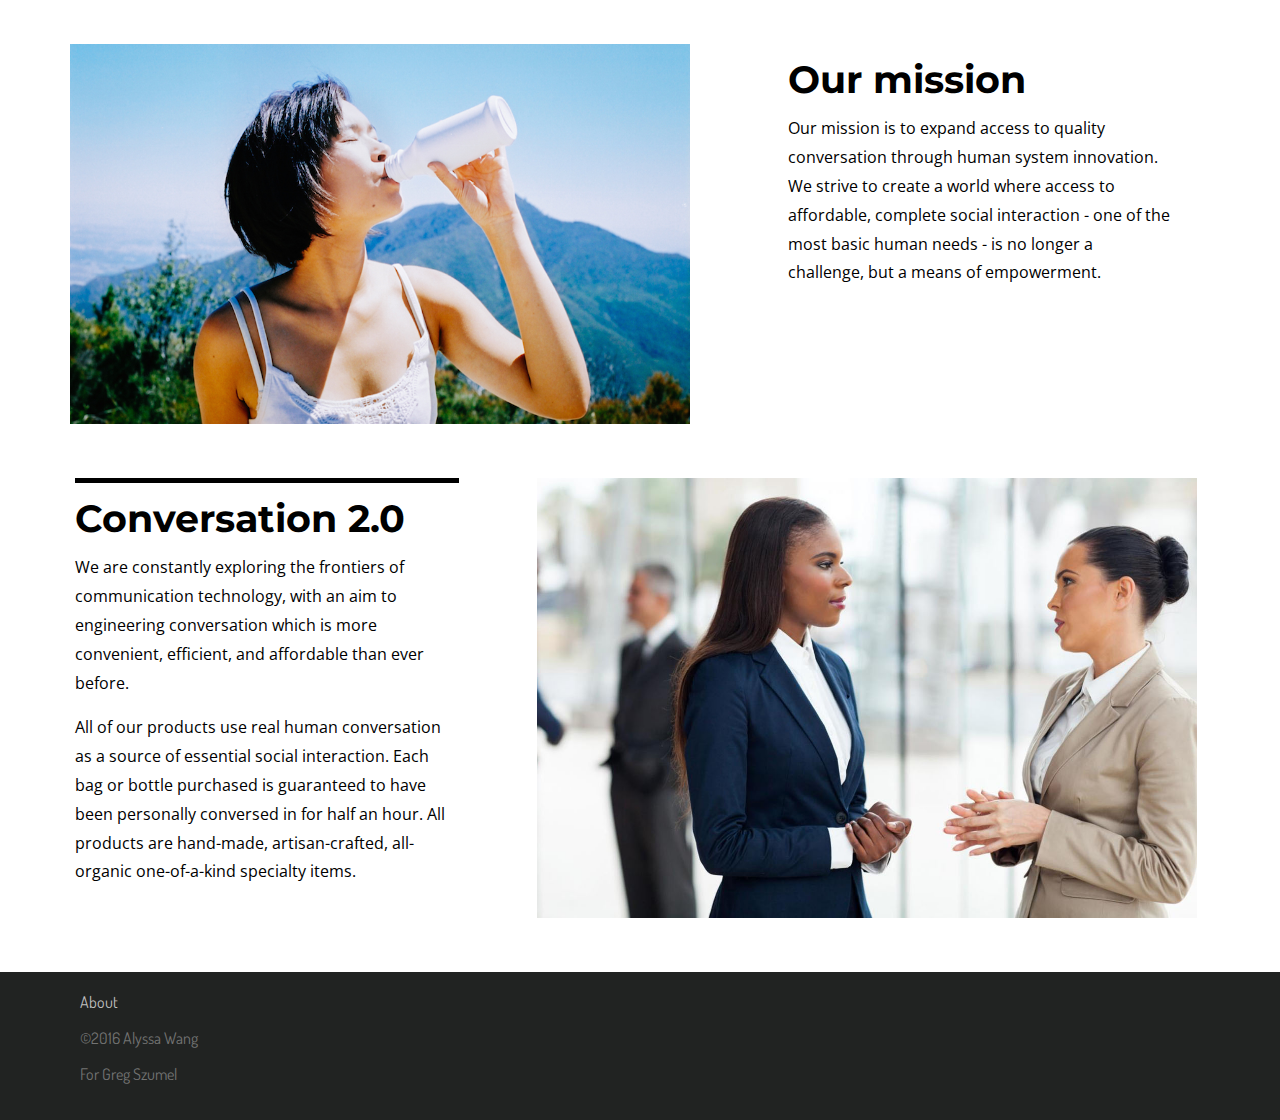
<file: joylent.html>
<!DOCTYPE html>
<html>
<head>
  <title>Joylent.com - Healthy, convenient, affordable human interaction</title>
  <link href="https://fonts.googleapis.com/css?family=Dosis" rel="stylesheet">
  <link href="https://fonts.googleapis.com/css?family=Montserrat" rel="stylesheet">
  <link href="https://fonts.googleapis.com/css?family=Open+Sans" rel="stylesheet">
  <link rel="stylesheet" href="joylent.css">
</head>

<body>
  <div class="nav_header">
    <button type="button" id="home_button"><a href="joylent.html" id="home_link">joylent</a></button>
    <a href="bottle.html">Bottle</a>
    <a href="bag.html">Bag</a>
    <a href="allproducts.html">All Products</a>
  </div>

  <div class="grey_info">
    <div id="grey_pics">
      <img src="bag_grey.png" alt="Bag" height="250" width="160">
      <img src="bottle_grey.png" alt="Bottle" height="180" width="75">
    </div>
    <div class="heading" id="grey_info_heading">Social interaction, intelligently designed</div>
    <div class="general_info" id="grey_box_info">We engineer social interaction that offers complete conversation, value, and convenience.</div>
    <button type="button" id="shop_button"><a href="allproducts.html" style="color: white; margin-right: -2px;">Shop now</a></button>
  </div>

  <div class="spacing">-</div>
  <div class="spacing">-</div>

  <div class="information" style="width: 30%; display: inline-block; vertical-align: top">
    <h1 class="heading">What is Joylent?</h1>
    <p class="general_info">
      Put simply, Joylent is healthy, convenient, and affordable social interaction.
      We engineered Joylent to provide all the laughter, ranting, communication,
      and awkwardness that you need to thrive. Each product has been thoroughly
      conversed with, to ensure that you're getting your money's worth. We produce
      Joylent in different forms and styles to best match your lifestyle.
    </p>
  </div>
  <div style="display: inline-block;"><img src="conversation.jpg" alt="Conversation" height="420" width="640"></div>

  <div class="spacing">-</div>

  <div class="information">
    <h1 class="heading">Our products</h1>
    <p class="general_info" style="font-size: 24px;">
      Engineered interaction for your full life
    </p>

    <table border=0 class="general_info">
      <tr>
        <td><img src="bottle.jpg" alt="Bottle" height="200px" width="200px" style="border-radius: 50%;"></td>
        <td><img src="bag.jpg" alt="Bottle" height="200px" width="200px" style="border-radius: 50%;"></td>
      </tr>
      <tr style="font-weight: bolder;">
        <td>Joylent Bottle</td>
        <td>Joylent Bag</td>
      </tr>
      <tr>
        <td>20% of your daily human interaction in one easy bottle.</td>
        <td>Maximum communication, value, and customizability.</td>
      </tr>
    </table>
  </div>

  <div class="spacing">-</div>

  <div style="display: inline-block;"><img src="mission.jpg" alt="Conversation" height="380" width="620" style="margin-left:70px;"></div>
  <div class="information" style="width: 30%; display: inline-block; vertical-align: top; border: none; padding-left:20px;">
    <h1 class="heading">Our mission</h1>
    <p class="general_info">
      Our mission is to expand access to quality conversation through human system
      innovation. We strive to create a world where access to affordable, complete
      social interaction - one of the most basic human needs - is no longer a
      challenge, but a means of empowerment.
    </p>
  </div>

  <div class="spacing">-</div>

  <div class="information" style="width: 30%; display: inline-block; vertical-align: top">
    <h1 class="heading">Conversation 2.0</h1>
    <p class="general_info">
      We are constantly exploring the frontiers of communication technology, with an aim
      to engineering conversation which is more convenient, efficient, and affordable
      than ever before.
    </p>
    <p class="general_info">
      All of our products use real human conversation as a source of essential
      social interaction. Each bag or bottle purchased is guaranteed to have been
      personally conversed in for half an hour. All products are hand-made,
      artisan-crafted, all-organic one-of-a-kind specialty items.
    </p>
  </div>
  <div style="display: inline-block;"><img src="conversation2.jpeg" alt="Conversation" height="440" width="660"></div>

  <div class="spacing">-</div>

  <div class="footer">
    <a href="about.html" style="color: #bfbfbf">About</a>
    <p>&copy;2016 Alyssa Wang</p>
    <p>For Greg Szumel</p>
  </div>

</body>
</html>
</file>
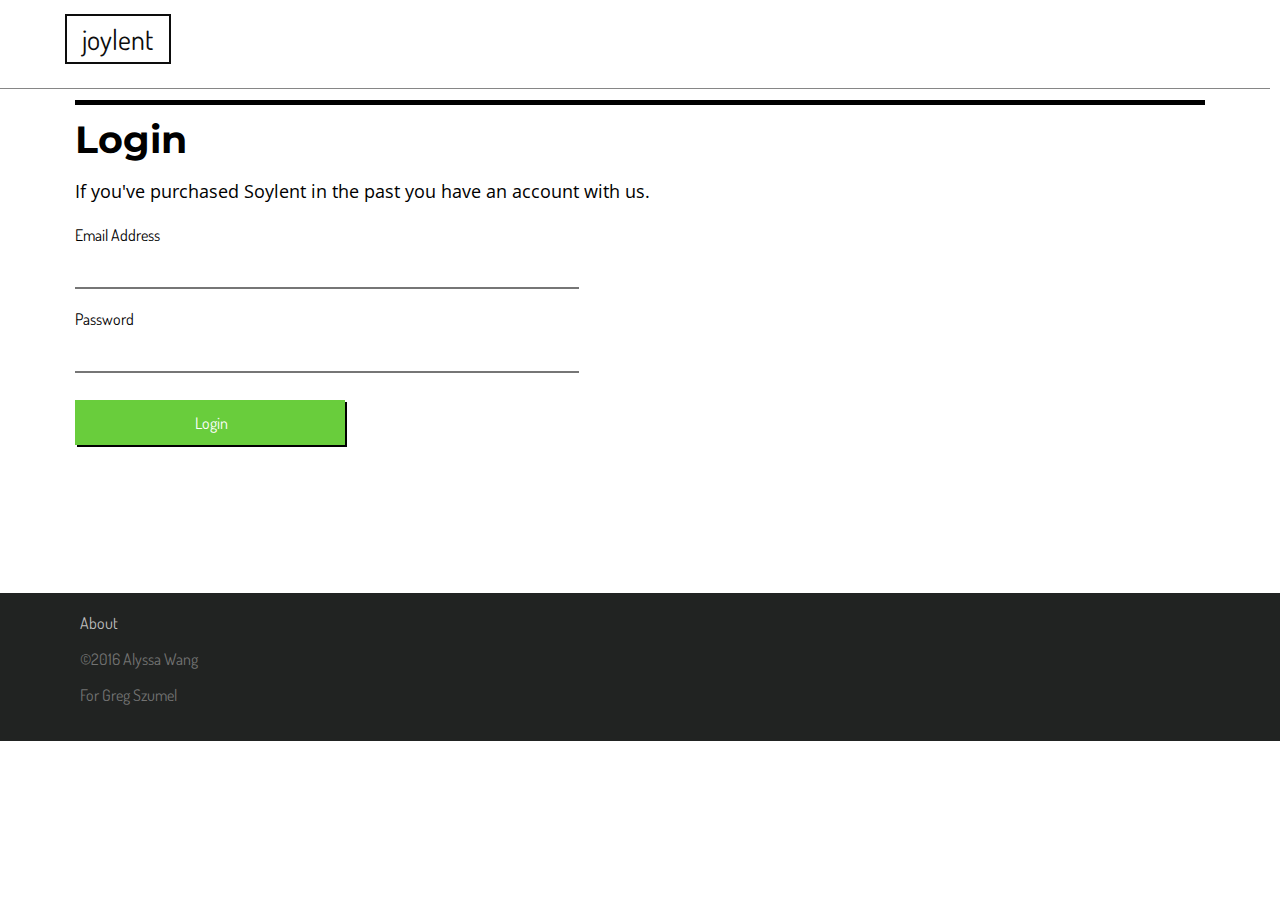
<file: login.html>
<!DOCTYPE html>
<html>
<head>
  <title>Joylent.com - Joylent Bottle details</title>
  <link href="https://fonts.googleapis.com/css?family=Dosis" rel="stylesheet">
  <link href="https://fonts.googleapis.com/css?family=Montserrat" rel="stylesheet">
  <link href="https://fonts.googleapis.com/css?family=Open+Sans" rel="stylesheet">
  <link rel="stylesheet" href="joylent.css">
</head>

<body>
  <div class="nav_header">
    <button type="button" id="home_button"><a href="index.html" id="home_link">joylent</a></button>
  </div>

  <div class="spacing">-</div>
  <div class="spacing">-</div>

  <div class="information">
    <h1 class="heading">Login</h1>
    <p class="general_info" style="font-size:18px;">
      If you've purchased Soylent in the past you have an account with us.
    </p>
  </div>

  <form input="text" id="login">
    Email Address<br>
    <input type="text"/><br><br>
    Password<br>
    <input type="text"/><br><br>
  </form>

  <button type="button" id="sub_button" style="top:400px; left:75px"><a href="error.html" style="color: white; margin-right: -2px;">Login</a></button>

  <div class="spacing">-</div>
  <div class="spacing">-</div>
  <div class="spacing">-</div>
  <div class="spacing">-</div>

  <div class="footer">
    <a href="about.html" style="color: #bfbfbf">About</a>
    <p>&copy;2016 Alyssa Wang</p>
    <p>For Greg Szumel</p>
  </div>

</body>
</html>
</file>
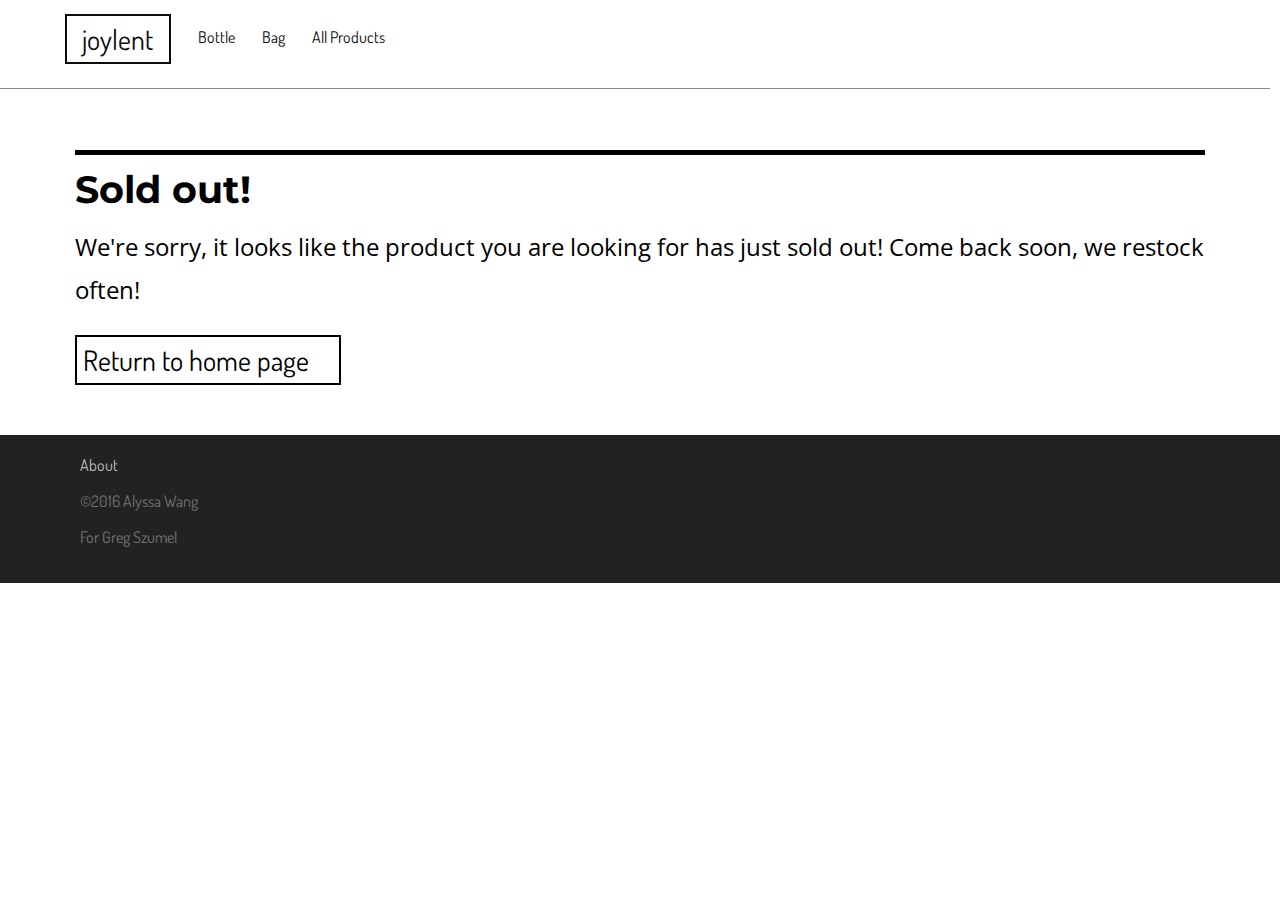
<file: sold_out.html>
<!DOCTYPE html>
<html>
<head>
  <title>Joylent.com - Joylent Bottle details</title>
  <link href="https://fonts.googleapis.com/css?family=Dosis" rel="stylesheet">
  <link href="https://fonts.googleapis.com/css?family=Montserrat" rel="stylesheet">
  <link href="https://fonts.googleapis.com/css?family=Open+Sans" rel="stylesheet">
  <link rel="stylesheet" href="joylent.css">
</head>

<body>
  <div class="nav_header">
    <button type="button" id="home_button"><a href="index.html" id="home_link">joylent</a></button>
    <a href="bottle.html">Bottle</a>
    <a href="bag.html">Bag</a>
    <a href="allproducts.html">All Products</a>
  </div>

  <div class="spacing">-</div>
  <div class="spacing">-</div>
  <div class="spacing">-</div>

  <div class="information">
    <h1 class="heading">Sold out!</h1>
    <p class="general_info" style="font-size:24px;">
      We're sorry, it looks like the product you are looking for has just sold out!
      Come back soon, we restock often!
    </p>
  </div>

  <button type="button" id="return_home_button"><a href="index.html" id="home_link">Return to home page</a></button>

  <div class="spacing">-</div>

  <div class="footer">
    <a href="about.html" style="color: #bfbfbf">About</a>
    <p>&copy;2016 Alyssa Wang</p>
    <p>For Greg Szumel</p>
  </div>

</body>
</html>
</file>
<file: joylent.css>
html, body {
  max-width: 100%;
  overflow-x: hidden;
  font-family: 'Dosis', sans-serif;
  margin: 0;
}

a {
  font-family: 'Dosis', sans-serif;
  margin-right: 24px;
  color: black;
  text-decoration: none;

  /* First we need to help some browsers along for this to work.
     Just because a vendor prefix is there, doesn't mean it will
     work in a browser made by that vendor either, it's just for
     future-proofing purposes I guess. */
  -o-transition:.2s;
  -ms-transition:.2s;
  -moz-transition:.2s;
  -webkit-transition:.2s;
  /* ...and now for the proper property */
  transition:.2s;
}

a:hover {
  color: #69CD3C;
}

table {
  text-align: center;
  width: 100%;
}

td {
  padding: 4px;
}

select {
  background-color: white;
  height: 40px;
  width: 270px;
  border: 1px solid #ccc;
  font-size: 16px;
  -webkit-border-radius: 5px;
  -moz-border-radius: 5px;
  border-radius: 5px;
}

input {
  border-top: none;
  border-left: none;
  border-right: none;
  height: 40px;
  width: 500px;
  font-size: 15px;
  font-family: 'Dosis', sans-serif;
}

textarea:focus, input:focus{
    outline: none;
    border-color: #69CD3C;
}

.nav_header {
  background-color: white;
  max-width: 1500px;
  width: 100%;
  margin-top: -10px;
  margin-left: -10px;
  position: fixed;
  z-index: 2;
  opacity: .95;
  border: 0px;
  border-bottom: 1px gray;
  border-style: solid;
}

.grey_info {
  background-color: #5E6B7E;
  max-width: 1500px;
  width: 100%;
  height: 580px;
}

.heading {
  font-size: 38px;
  line-height: .5;
  font-family: 'Montserrat', sans-serif;
  font-weight: bold;
}

.footer {
  background-color: #212322;
  color: #737373;
  /*bottom: 0px; how do i get this to stay at the bottom???*/
  width: 100%;
  margin-left: -10px;
  padding: 20px;
  padding-left: 90px;
}

.general_info {
  font-family: 'Open Sans', sans-serif;
  line-height: 1.8;
}

.information {
  border: 0px;
  border-top: 5px;
  border-style: solid;
  margin-left: 75px;
  margin-right: 75px;
}

.spacing {
    width: 100%;
    height: 50px;
    opacity: 0;
}

.product {
  display:inline-block;
  margin: 10px;
  margin-top: 100px;
  width: 20%;
  line-height:1.5;
  vertical-align:top;
}

.all_product {
  display:inline-block;
  margin: 10px;
  margin-top: 50px;
  width: 20%;
  line-height:1.5;
  vertical-align:top;
}

#home_button {
  font-family: 'Dosis', sans-serif;
  border: 2.5px solid black;
  background-color: white;
  font-size: 28px;
  width: 106px;
  height: 50px;
  display: inline-block;
  vertical-align: middle;
  line-height: 1;
  margin: 24px;
  margin-left: 75px;
  padding-left: 15px;
}

#return_home_button {
  font-family: 'Dosis', sans-serif;
  border: 2.5px solid black;
  background-color: white;
  font-size: 28px;
  height: 50px;
  margin-left: 75px;
}

#home_link:hover {
  color: black;
}

#grey_pics {
  position: absolute;
  left: 250px;
  top: 230px;
}

#grey_info_heading {
  float: right;
  margin-top: 180px;
  margin-right: 75px;
  color: white;
  font-size: 38px;
  width: 400px;
  height: 100px;
  display: inline-block;
  line-height: 1.5;
}

#grey_box_info {
  color: white;
  position: absolute;
  right: 72px;
  top: 380px;
  width: 400px;
  height: 100px;
  display: inline-block;
}

#shop_button {
  font-family: 'Open Sans', sans-serif;
  font-size: 16px;
  color: white;
  background-color: #69CD3C;
  width: 100px;
  height: 45px;
  border: none;
  box-shadow: 2px 2px black;
  position: absolute;
  right: 375px;
  top: 460px;
}

#percent_chart {
  text-align: left;
  line-height: 1;
}

#percent_box1 {
  background-color: #E7E7E7;
  color: #E7E7E7;
  padding: 10px;
}

#percent_box2 {
  background-color: #9F9F9F;
  color: #9F9F9F;
  padding: 10px;
}

#refreshed {
  display: block;
  margin-left: auto;
  margin-right: auto;
}

#message_text {
  color: white;
  position: absolute;
  top: 1930px;
  left: 120px;
}

#message_text2 {
  color: white;
  position: absolute;
  top: 1900px;
  left: 120px;
}

#message_pic1 {
  margin-left: 77px;
}

#message_pic2 {
  margin-left: -3px;
}

#message_chart {
  width:90%;
  text-align: left;
  line-height: 1.5;
  padding: 20px;
  margin-left: 50px;
}

#sub_button {
  z-index: 1;
  font-family: 'Open Sans', sans-serif;
  font-size: 16px;
  color: white;
  background-color: #69CD3C;
  width: 270px;
  height: 45px;
  border: none;
  box-shadow: 2px 2px black;
  position: absolute;
  right: 75px;
  top: 410px;
  -o-transition:.2s;
  -ms-transition:.2s;
  -moz-transition:.2s;
  -webkit-transition:.2s;
  transition:.2s;
}

#sub_button:hover {
  background-color: #5ab62f;
}

#login {
  padding-left: 75px;
}
</file>
